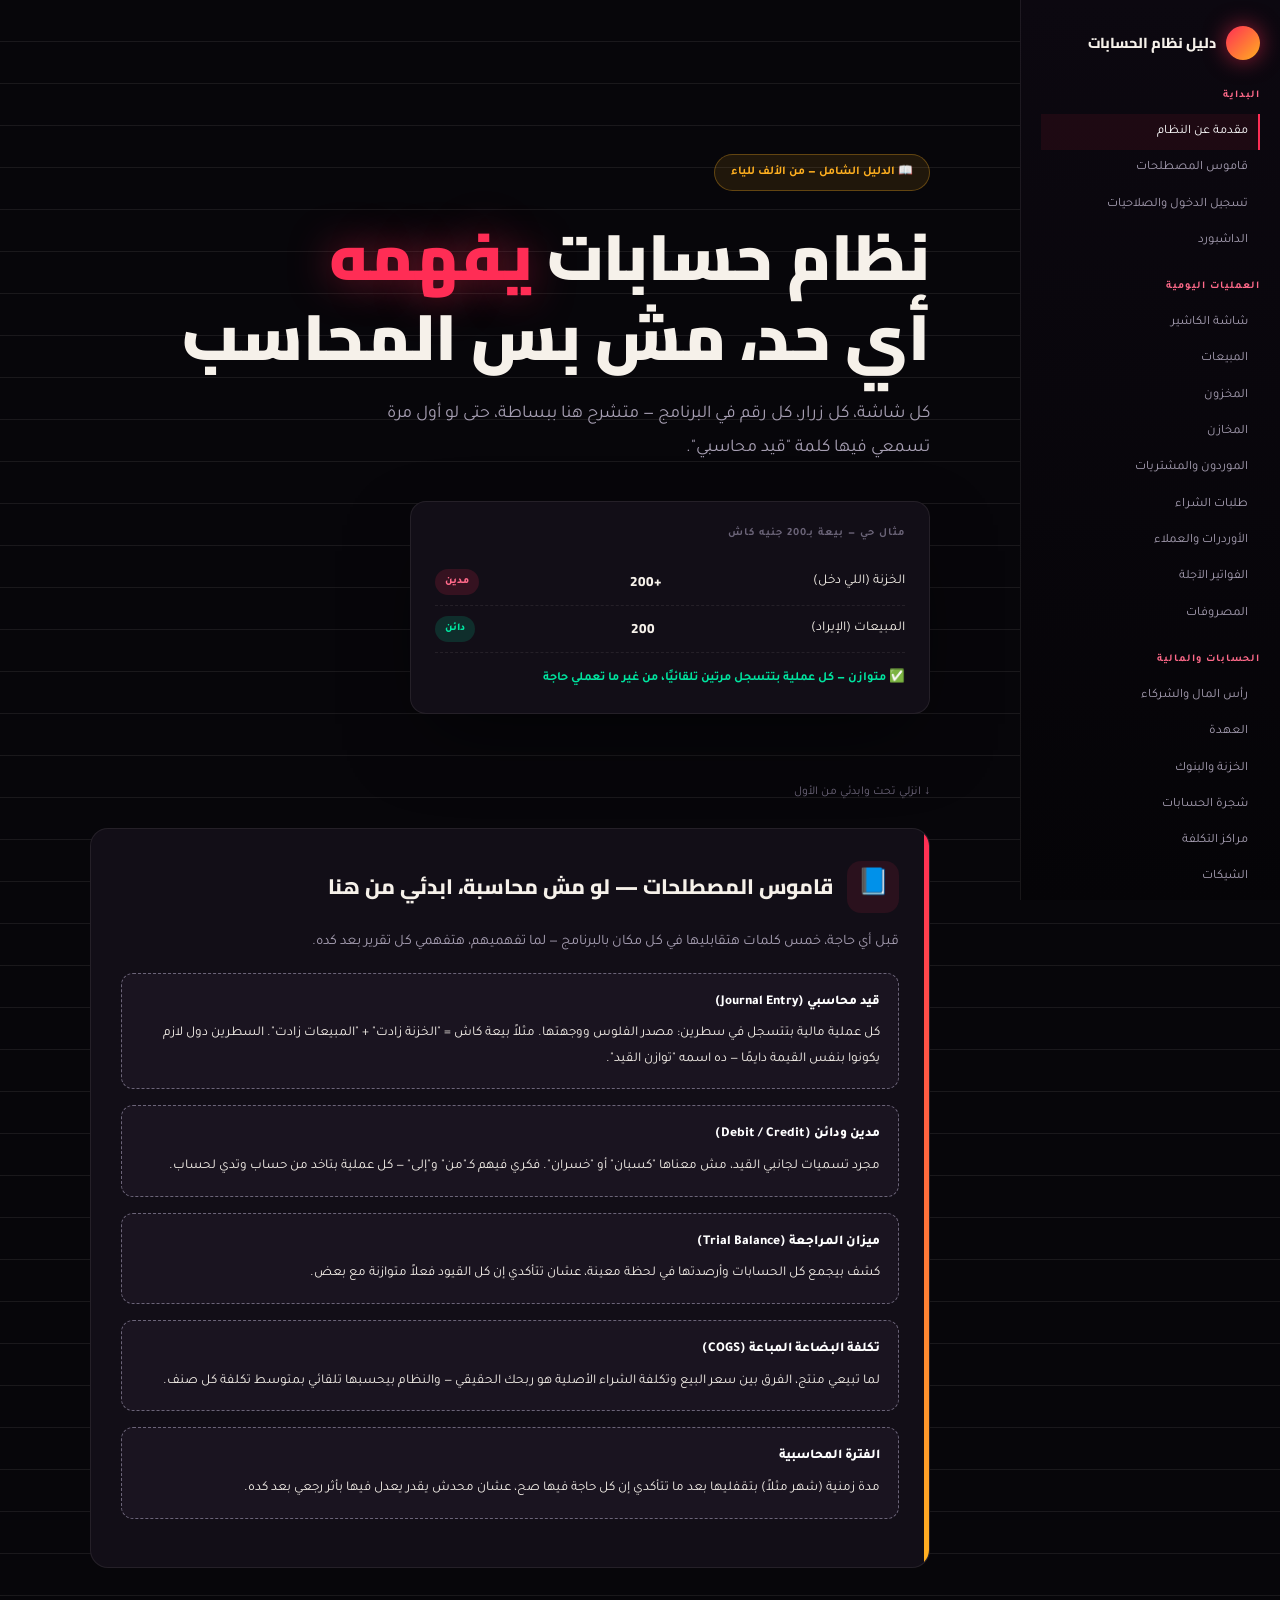
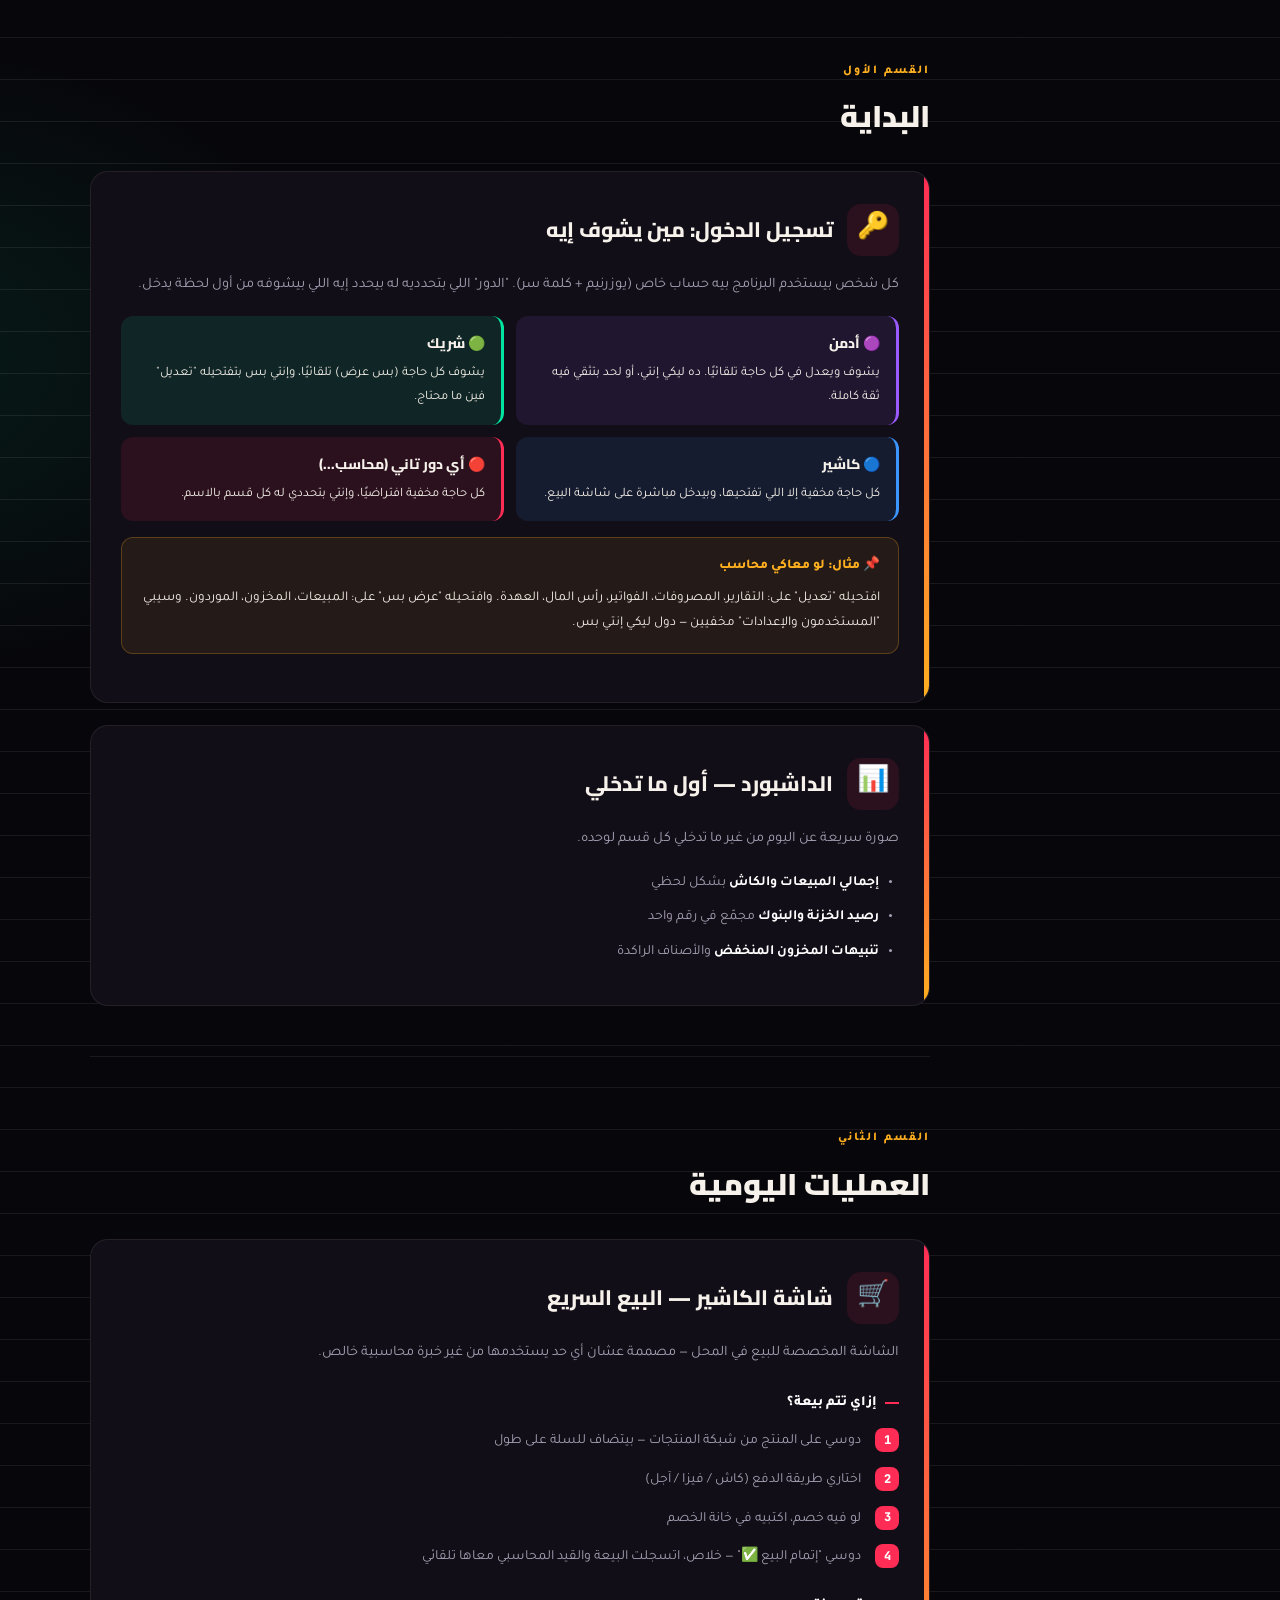
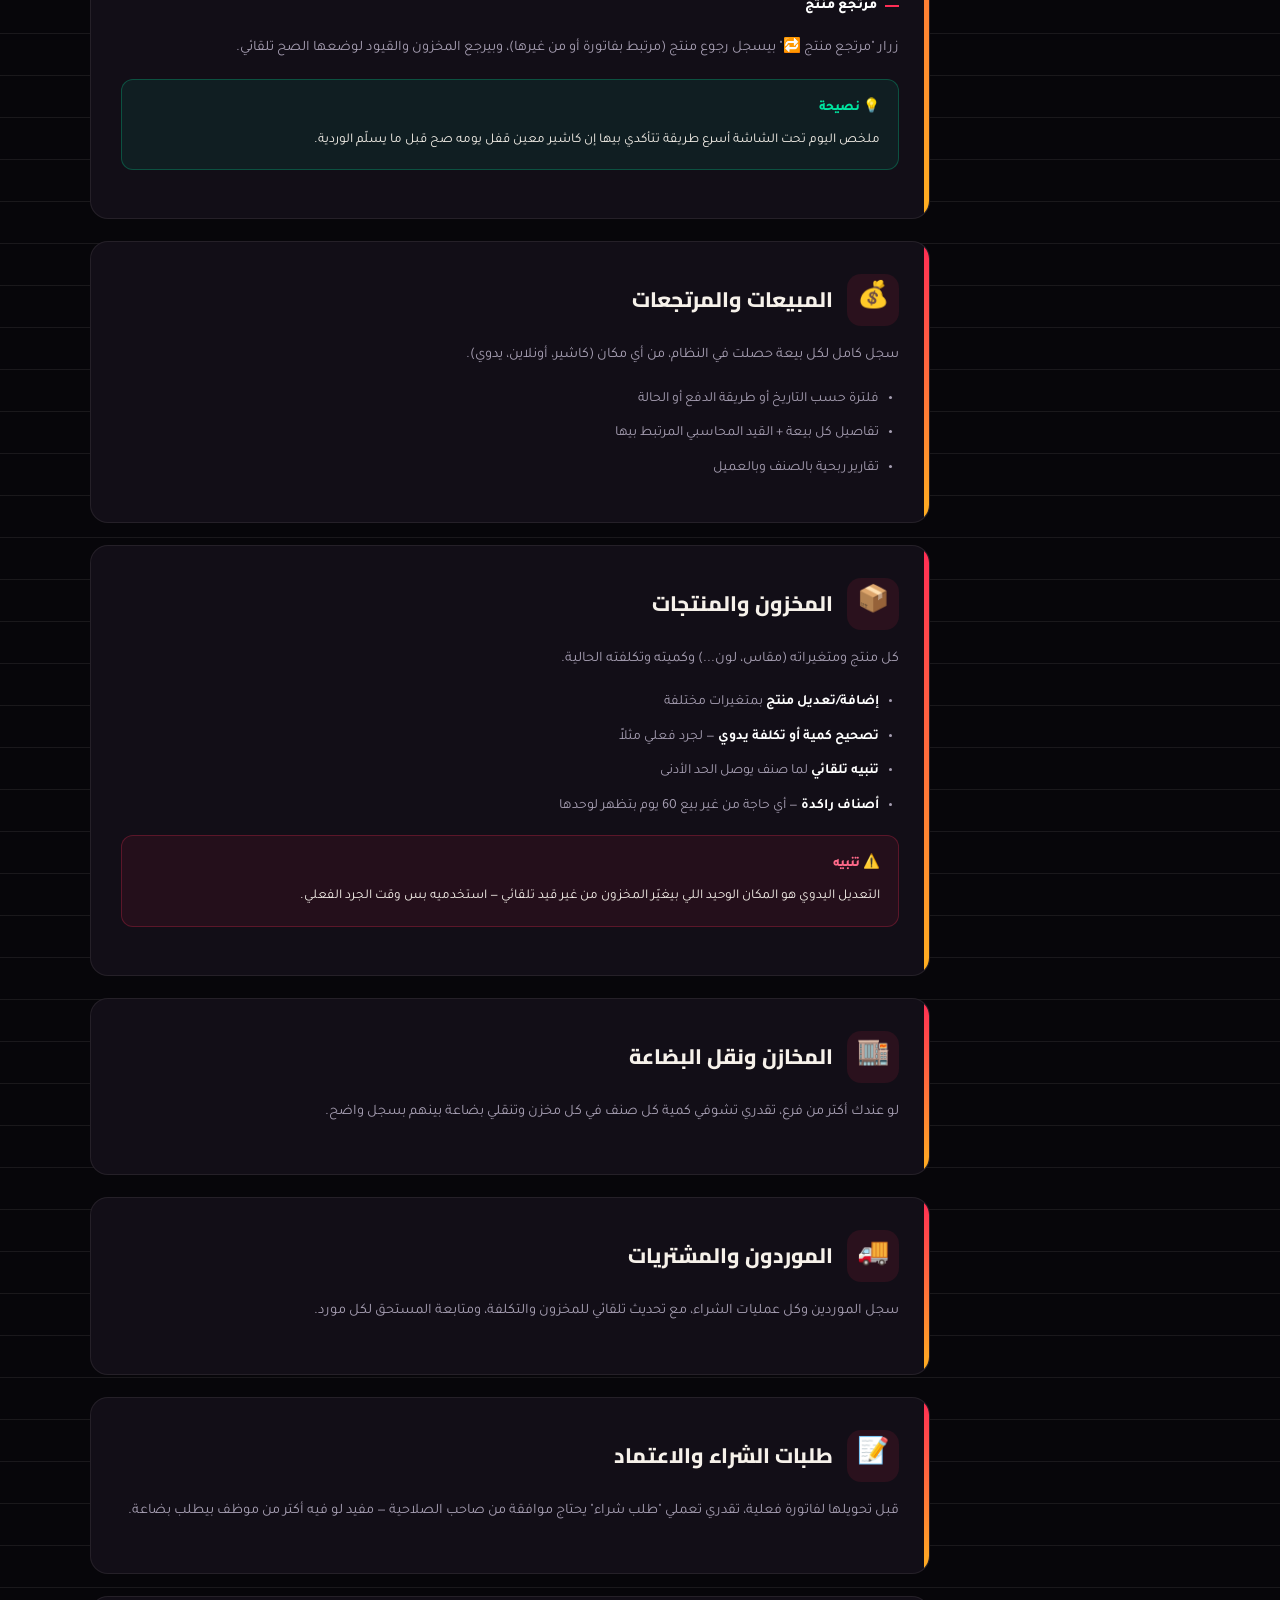
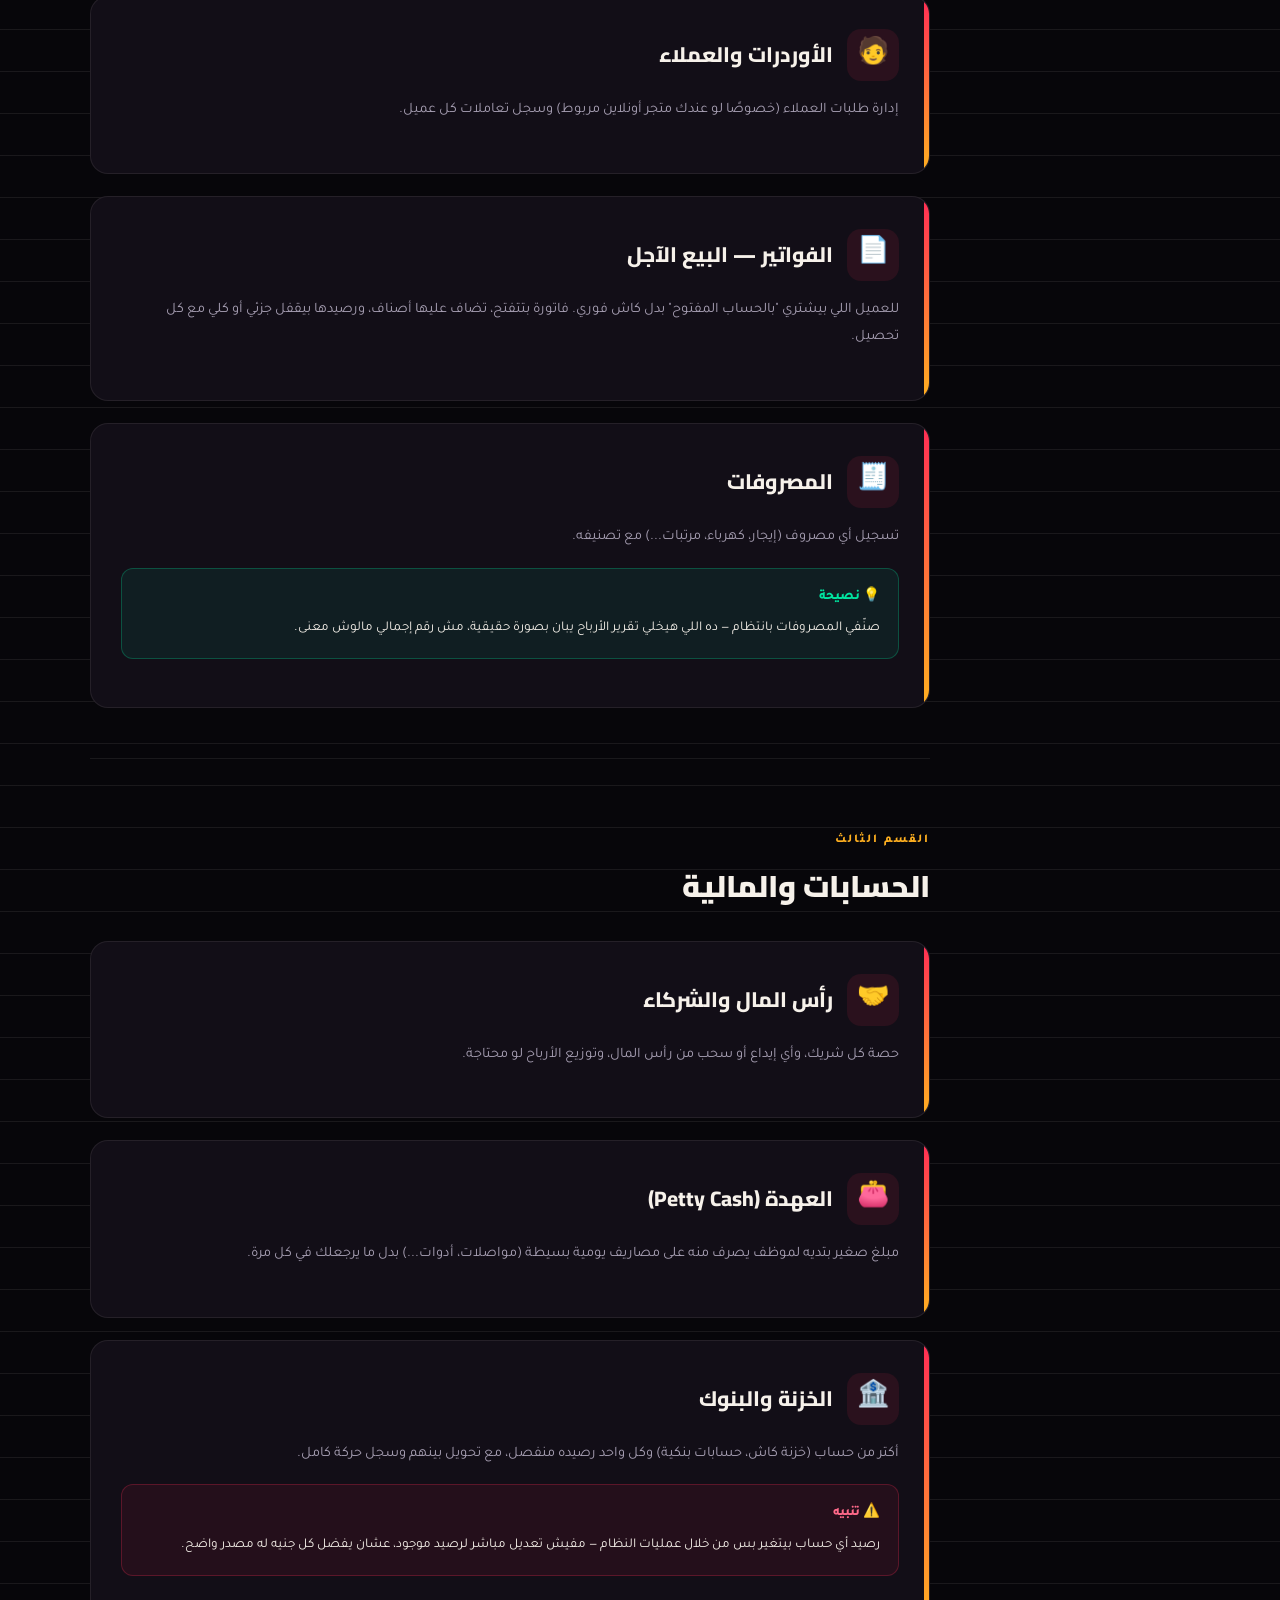
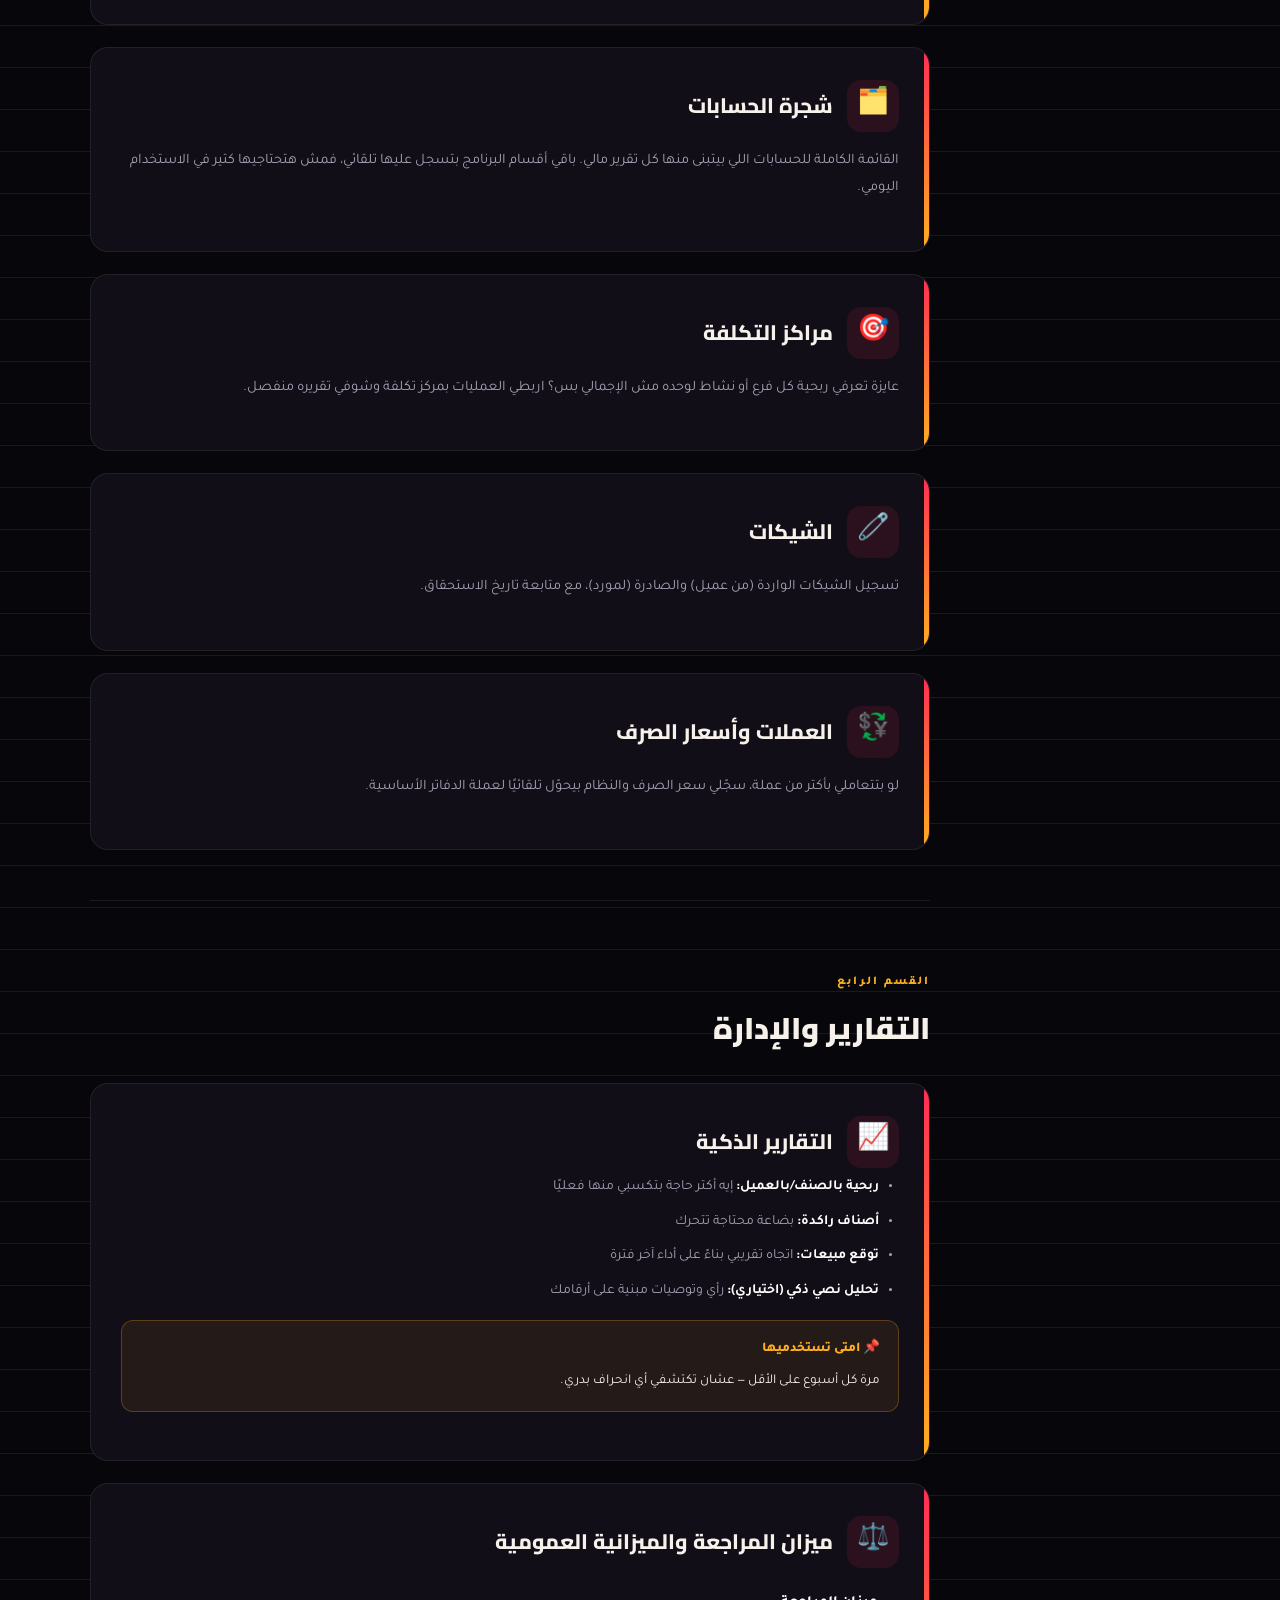
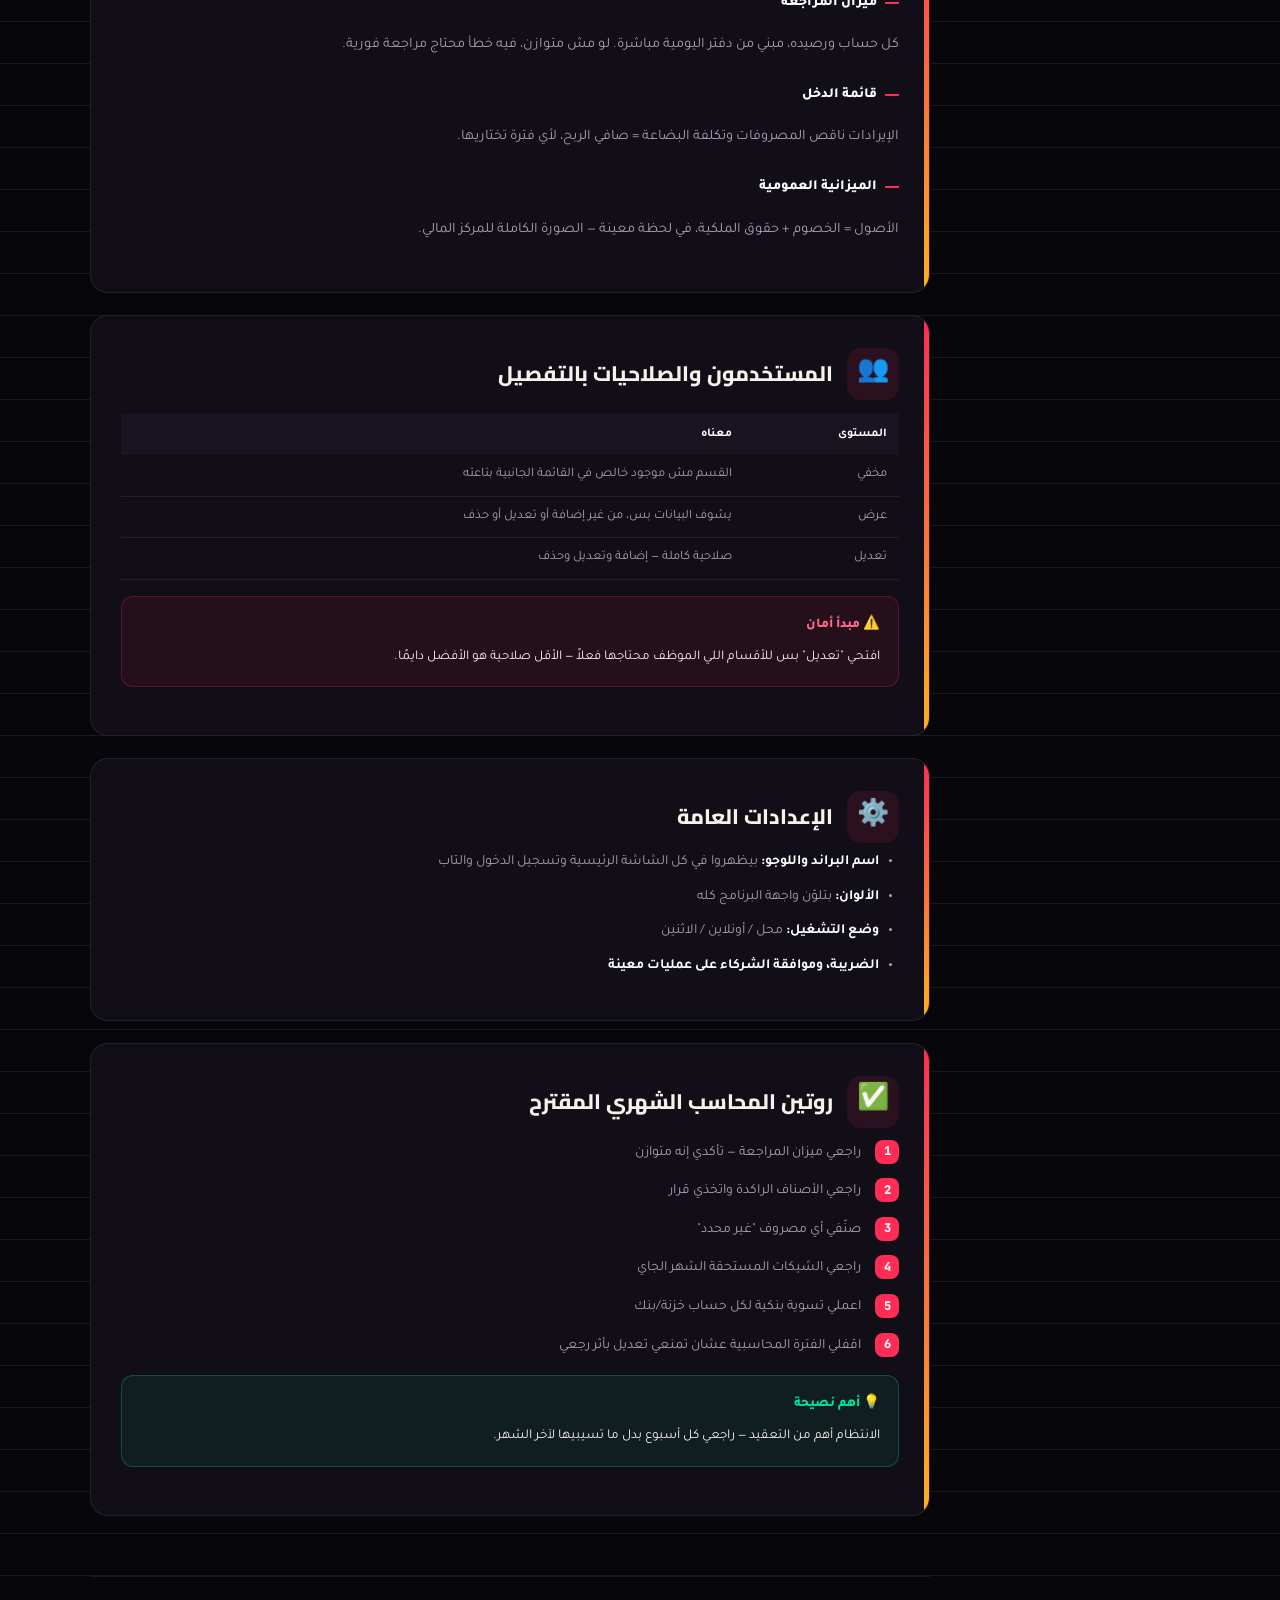
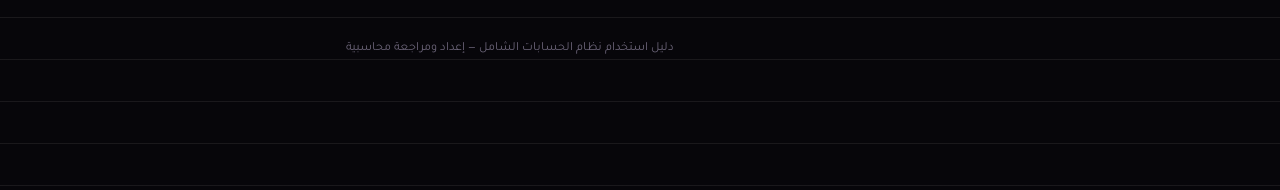
<file: docs/guide.html>
<!DOCTYPE html>
<html lang="ar" dir="rtl">
<head>
<meta charset="utf-8">
<meta name="viewport" content="width=device-width, initial-scale=1">
<title>دليل نظام الحسابات الشامل</title>
<style>
  @import url('https://fonts.googleapis.com/css2?family=Cairo:wght@400;600;700;800;900&family=Tajawal:wght@300;400;500;700&family=JetBrains+Mono:wght@500;700&display=swap');

  :root{
    --bg:#07060a; --bg2:#120a14; --panel:#120e17; --panel2:#1a1420;
    --ink:#f6f1ea; --ink-dim:#a79fb3; --ink-faint:#6b6478;
    --accent:#ff2d55; --accent-b:#ff6a8a; --gold:#ffb020; --mint:#00e5a0;
    --line: rgba(246,241,234,.08);
  }
  *{box-sizing:border-box; margin:0; padding:0;}
  html{scroll-behavior:smooth;}
  body{
    background:
      repeating-linear-gradient(180deg, transparent 0 41px, var(--line) 41px 42px),
      radial-gradient(1200px 700px at 85% -10%, rgba(255,45,85,.18), transparent 60%),
      radial-gradient(900px 600px at -10% 20%, rgba(0,229,160,.10), transparent 55%),
      var(--bg);
    color:var(--ink); font-family:'Tajawal',sans-serif; line-height:1.9; font-size:15.5px;
    padding-right: 260px;
  }
  h1,h2,h3,.disp{font-family:'Cairo',sans-serif;}
  .num{font-family:'JetBrains Mono',monospace;}
  a{color:inherit;}
  ::selection{background:var(--accent); color:#fff;}

  /* -------- الشريط الجانبي -------- */
  nav.rail{
    position:fixed; top:0; right:0; width:260px; height:100vh; overflow-y:auto;
    background:linear-gradient(180deg, #0c0810, #050407); border-left:1px solid var(--line);
    padding:26px 20px; z-index:50;
  }
  nav.rail .brand{display:flex; align-items:center; gap:10px; margin-bottom:26px;}
  nav.rail .brand .dot{width:34px; height:34px; border-radius:50%; background:linear-gradient(135deg,var(--accent),var(--gold)); flex-shrink:0; box-shadow:0 0 22px rgba(255,45,85,.6);}
  nav.rail .brand b{font-family:'Cairo'; font-weight:800; font-size:14.5px;}
  nav.rail .grp{font-size:10.5px; color:var(--accent-b); text-transform:uppercase; letter-spacing:1px; font-weight:700; margin:18px 0 8px;}
  nav.rail a.link{display:block; font-size:12.8px; color:var(--ink-dim); padding:6px 0; text-decoration:none; border-right:2px solid transparent; padding-right:10px; transition:.15s;}
  nav.rail a.link:hover, nav.rail a.link.active{color:#fff; border-color:var(--accent); background:rgba(255,45,85,.08);}

  @media (max-width: 900px){
    body{padding-right:0;}
    nav.rail{position:static; width:100%; height:auto; display:none;}
  }

  main{max-width:900px; margin:0 auto; padding:0 30px 100px;}

  /* -------- الهيرو -------- */
  .hero{min-height:92vh; display:flex; flex-direction:column; justify-content:center; position:relative; padding-top:40px;}
  .hero .eyebrow{display:inline-flex; align-items:center; gap:8px; font-size:12px; color:var(--gold); background:rgba(255,176,32,.1); border:1px solid rgba(255,176,32,.3); padding:6px 16px; border-radius:30px; width:fit-content; margin-bottom:26px; font-weight:700;}
  .hero h1{font-size:clamp(38px,6vw,64px); font-weight:900; line-height:1.25; margin-bottom:20px;}
  .hero h1 span{color:var(--accent); text-shadow:0 0 40px rgba(255,45,85,.5);}
  .hero p.lead{font-size:18px; color:var(--ink-dim); max-width:600px; margin-bottom:36px;}

  .ledger-demo{background:var(--panel); border:1px solid var(--line); border-radius:16px; padding:22px 24px; max-width:520px; box-shadow:0 30px 80px -20px rgba(0,0,0,.6);}
  .ledger-demo .t{font-size:11px; color:var(--ink-faint); text-transform:uppercase; letter-spacing:1px; margin-bottom:14px; font-weight:700;}
  .ledger-row{display:flex; justify-content:space-between; align-items:center; padding:10px 0; border-bottom:1px dashed var(--line); font-size:13.5px;}
  .ledger-row:last-child{border:none;}
  .ledger-row b{font-family:'Cairo'; font-weight:800;}
  .tag{font-size:10.5px; padding:3px 10px; border-radius:20px; font-weight:800;}
  .tag.debit{background:rgba(255,45,85,.15); color:var(--accent-b);}
  .tag.credit{background:rgba(0,229,160,.15); color:var(--mint);}
  .balance-check{display:flex; align-items:center; gap:8px; margin-top:14px; font-size:12.5px; color:var(--mint); font-weight:700;}

  .scroll-hint{position:absolute; bottom:24px; font-size:12px; color:var(--ink-faint);}

  /* -------- شارة الأقسام -------- */
  .cat-head{padding:70px 0 26px; border-top:1px solid var(--line); margin-top:50px;}
  .cat-head:first-of-type{border:none; margin-top:0;}
  .cat-head .k{font-size:12px; color:var(--gold); font-weight:800; letter-spacing:2px;}
  .cat-head h2{font-size:30px; font-weight:900; margin-top:6px;}

  section.card{background:var(--panel); border:1px solid var(--line); border-radius:18px; padding:32px 30px; margin-bottom:22px; scroll-margin-top:30px; position:relative; overflow:hidden;}
  section.card::before{content:""; position:absolute; top:0; right:0; width:5px; height:100%; background:linear-gradient(180deg,var(--accent),var(--gold));}
  .card-head{display:flex; align-items:center; gap:14px; margin-bottom:6px;}
  .card-head .ic{font-size:26px; width:52px; height:52px; border-radius:14px; background:rgba(255,45,85,.1); display:flex; align-items:center; justify-content:center; flex-shrink:0;}
  .card-head h3{font-size:21px; font-weight:800;}
  .card-num{font-size:11px; color:var(--ink-faint);}

  .lead-txt{color:var(--ink-dim); margin:16px 0; font-size:14.5px;}
  h4.sub{font-size:14px; font-weight:800; color:#fff; margin:22px 0 8px; display:flex; align-items:center; gap:8px;}
  h4.sub::before{content:""; width:14px; height:2px; background:var(--accent);}

  ul.list{padding-right:20px; margin-bottom:6px;}
  ul.list li{margin-bottom:8px; font-size:14px; color:var(--ink-dim);}
  ul.list li b{color:#fff;}

  ol.steps{counter-reset:s; padding:0; margin:12px 0;}
  ol.steps li{list-style:none; counter-increment:s; position:relative; padding-right:38px; margin-bottom:12px; font-size:14px; color:var(--ink-dim);}
  ol.steps li::before{content:counter(s); position:absolute; right:0; top:0; width:24px; height:24px; background:var(--accent); color:#fff; border-radius:8px; font-size:12px; font-weight:800; display:flex; align-items:center; justify-content:center; font-family:'JetBrains Mono';}

  .box{border-radius:12px; padding:16px 18px; margin:16px 0; font-size:13.5px;}
  .box.who{background:rgba(255,176,32,.08); border:1px solid rgba(255,176,32,.25);}
  .box.who .t{color:var(--gold); font-weight:800; margin-bottom:6px;}
  .box.tip{background:rgba(0,229,160,.08); border:1px solid rgba(0,229,160,.25);}
  .box.tip .t{color:var(--mint); font-weight:800; margin-bottom:6px;}
  .box.warn{background:rgba(255,45,85,.08); border:1px solid rgba(255,45,85,.25);}
  .box.warn .t{color:var(--accent-b); font-weight:800; margin-bottom:6px;}
  .box.term{background:var(--panel2); border:1px dashed var(--ink-faint);}
  .box.term .t{color:#fff; font-weight:800; margin-bottom:6px;}

  table.tbl{width:100%; border-collapse:collapse; margin:14px 0; font-size:13px;}
  table.tbl th{background:var(--panel2); padding:9px 12px; text-align:right; font-weight:700; color:#fff; font-size:12px;}
  table.tbl td{padding:8px 12px; border-bottom:1px solid var(--line); color:var(--ink-dim);}

  .roles-grid{display:grid; grid-template-columns:1fr 1fr; gap:12px; margin:14px 0;}
  .role{border-radius:12px; padding:14px 16px; font-size:13px;}
  .role .name{font-family:'Cairo'; font-weight:800; font-size:14px; margin-bottom:5px;}
  .role.r1{background:rgba(155,90,255,.1); border-right:3px solid #9b5aff;}
  .role.r2{background:rgba(0,229,160,.1); border-right:3px solid var(--mint);}
  .role.r3{background:rgba(60,150,255,.1); border-right:3px solid #3c96ff;}
  .role.r4{background:rgba(255,45,85,.1); border-right:3px solid var(--accent);}
  @media(max-width:640px){.roles-grid{grid-template-columns:1fr;}}

  footer{text-align:center; padding:60px 0 30px; color:var(--ink-faint); font-size:12.5px; border-top:1px solid var(--line); margin-top:60px;}
</style>
</head>
<body>

<nav class="rail" id="rail">
  <div class="brand"><div class="dot"></div><b>دليل نظام الحسابات</b></div>

  <div class="grp">البداية</div>
  <a class="link" href="#intro">مقدمة عن النظام</a>
  <a class="link" href="#glossary">قاموس المصطلحات</a>
  <a class="link" href="#roles">تسجيل الدخول والصلاحيات</a>
  <a class="link" href="#dashboard">الداشبورد</a>

  <div class="grp">العمليات اليومية</div>
  <a class="link" href="#pos">شاشة الكاشير</a>
  <a class="link" href="#sales">المبيعات</a>
  <a class="link" href="#inventory">المخزون</a>
  <a class="link" href="#warehouses">المخازن</a>
  <a class="link" href="#suppliers">الموردون والمشتريات</a>
  <a class="link" href="#po">طلبات الشراء</a>
  <a class="link" href="#orders">الأوردرات والعملاء</a>
  <a class="link" href="#invoices">الفواتير الآجلة</a>
  <a class="link" href="#expenses">المصروفات</a>

  <div class="grp">الحسابات والمالية</div>
  <a class="link" href="#capital">رأس المال والشركاء</a>
  <a class="link" href="#pettycash">العهدة</a>
  <a class="link" href="#treasury">الخزنة والبنوك</a>
  <a class="link" href="#accounts">شجرة الحسابات</a>
  <a class="link" href="#costcenters">مراكز التكلفة</a>
  <a class="link" href="#checks">الشيكات</a>
  <a class="link" href="#currency">العملات</a>

  <div class="grp">التقارير والإدارة</div>
  <a class="link" href="#reports">التقارير الذكية</a>
  <a class="link" href="#financials">الميزانية والمراجعة</a>
  <a class="link" href="#users">المستخدمون بالتفصيل</a>
  <a class="link" href="#settings">الإعدادات</a>
  <a class="link" href="#routine">روتين المحاسب الشهري</a>
</nav>

<main>

  <!-- ============ الهيرو ============ -->
  <section class="hero" id="intro">
    <div class="eyebrow">📖 الدليل الشامل — من الألف للياء</div>
    <h1>نظام حسابات <span>يفهمه</span><br>أي حد، مش بس المحاسب</h1>
    <p class="lead">كل شاشة، كل زرار، كل رقم في البرنامج — متشرح هنا ببساطة، حتى لو أول مرة تسمعي فيها كلمة "قيد محاسبي".</p>

    <div class="ledger-demo">
      <div class="t">مثال حي — بيعة بـ200 جنيه كاش</div>
      <div class="ledger-row"><span>الخزنة (اللي دخل)</span><b class="num">+200</b><span class="tag debit">مدين</span></div>
      <div class="ledger-row"><span>المبيعات (الإيراد)</span><b class="num">200</b><span class="tag credit">دائن</span></div>
      <div class="balance-check">✅ متوازن — كل عملية بتتسجل مرتين تلقائيًا، من غير ما تعملي حاجة</div>
    </div>
    <div class="scroll-hint">↓ انزلي تحت وابدئي من الأول</div>
  </section>

  <!-- ============ قاموس المصطلحات ============ -->
  <section class="card" id="glossary">
    <div class="card-head"><div class="ic">📘</div><h3>قاموس المصطلحات — لو مش محاسبة، ابدئي من هنا</h3></div>
    <p class="lead-txt">قبل أي حاجة، خمس كلمات هتقابليها في كل مكان بالبرنامج — لما تفهميهم، هتفهمي كل تقرير بعد كده.</p>
    <div class="box term"><div class="t">قيد محاسبي (Journal Entry)</div>كل عملية مالية بتتسجل في سطرين: مصدر الفلوس ووجهتها. مثلاً بيعة كاش = "الخزنة زادت" + "المبيعات زادت". السطرين دول لازم يكونوا بنفس القيمة دايمًا — ده اسمه "توازن القيد".</div>
    <div class="box term"><div class="t">مدين ودائن (Debit / Credit)</div>مجرد تسميات لجانبي القيد، مش معناها "كسبان" أو "خسران". فكري فيهم كـ"من" و"إلى" — كل عملية بتاخد من حساب وتدي لحساب.</div>
    <div class="box term"><div class="t">ميزان المراجعة (Trial Balance)</div>كشف بيجمع كل الحسابات وأرصدتها في لحظة معينة، عشان تتأكدي إن كل القيود فعلاً متوازنة مع بعض.</div>
    <div class="box term"><div class="t">تكلفة البضاعة المباعة (COGS)</div>لما تبيعي منتج، الفرق بين سعر البيع وتكلفة الشراء الأصلية هو ربحك الحقيقي — والنظام بيحسبها تلقائي بمتوسط تكلفة كل صنف.</div>
    <div class="box term"><div class="t">الفترة المحاسبية</div>مدة زمنية (شهر مثلاً) بتقفليها بعد ما تتأكدي إن كل حاجة فيها صح، عشان محدش يقدر يعدل فيها بأثر رجعي بعد كده.</div>
  </section>

  <!-- ============ البداية ============ -->
  <div class="cat-head"><div class="k">القسم الأول</div><h2>البداية</h2></div>

  <section class="card" id="roles-intro">
    <div class="card-head"><div class="ic">🔑</div><h3>تسجيل الدخول: مين يشوف إيه</h3></div>
    <p class="lead-txt">كل شخص بيستخدم البرنامج بيه حساب خاص (يوزرنيم + كلمة سر). "الدور" اللي بتحدديه له بيحدد إيه اللي بيشوفه من أول لحظة يدخل.</p>
    <div class="roles-grid" id="roles">
      <div class="role r1"><div class="name">🟣 أدمن</div>يشوف ويعدل في كل حاجة تلقائيًا. ده ليكي إنتي، أو لحد بتثقي فيه ثقة كاملة.</div>
      <div class="role r2"><div class="name">🟢 شريك</div>يشوف كل حاجة (بس عرض) تلقائيًا، وإنتي بس بتفتحيله "تعديل" فين ما محتاج.</div>
      <div class="role r3"><div class="name">🔵 كاشير</div>كل حاجة مخفية إلا اللي تفتحيها، وبيدخل مباشرة على شاشة البيع.</div>
      <div class="role r4"><div class="name">🔴 أي دور تاني (محاسب...)</div>كل حاجة مخفية افتراضيًا، وإنتي بتحددي له كل قسم بالاسم.</div>
    </div>
    <div class="box who"><div class="t">📌 مثال: لو معاكي محاسب</div>افتحيله "تعديل" على: التقارير، المصروفات، الفواتير، رأس المال، العهدة. وافتحيله "عرض بس" على: المبيعات، المخزون، الموردون. وسيبي "المستخدمون والإعدادات" مخفيين — دول ليكي إنتي بس.</div>
  </section>

  <section class="card" id="dashboard">
    <div class="card-head"><div class="ic">📊</div><h3>الداشبورد — أول ما تدخلي</h3></div>
    <p class="lead-txt">صورة سريعة عن اليوم من غير ما تدخلي كل قسم لوحده.</p>
    <ul class="list">
      <li><b>إجمالي المبيعات والكاش</b> بشكل لحظي</li>
      <li><b>رصيد الخزنة والبنوك</b> مجمّع في رقم واحد</li>
      <li><b>تنبيهات المخزون المنخفض</b> والأصناف الراكدة</li>
    </ul>
  </section>

  <!-- ============ العمليات اليومية ============ -->
  <div class="cat-head"><div class="k">القسم الثاني</div><h2>العمليات اليومية</h2></div>

  <section class="card" id="pos">
    <div class="card-head"><div class="ic">🛒</div><h3>شاشة الكاشير — البيع السريع</h3></div>
    <p class="lead-txt">الشاشة المخصصة للبيع في المحل — مصممة عشان أي حد يستخدمها من غير خبرة محاسبية خالص.</p>
    <h4 class="sub">إزاي تتم بيعة؟</h4>
    <ol class="steps">
      <li>دوسي على المنتج من شبكة المنتجات — بيتضاف للسلة على طول</li>
      <li>اختاري طريقة الدفع (كاش / فيزا / آجل)</li>
      <li>لو فيه خصم، اكتبيه في خانة الخصم</li>
      <li>دوسي "إتمام البيع ✅" — خلاص، اتسجلت البيعة والقيد المحاسبي معاها تلقائي</li>
    </ol>
    <h4 class="sub">مرتجع منتج</h4>
    <p class="lead-txt">زرار "مرتجع منتج 🔁" بيسجل رجوع منتج (مرتبط بفاتورة أو من غيرها)، وبيرجع المخزون والقيود لوضعها الصح تلقائي.</p>
    <div class="box tip"><div class="t">💡 نصيحة</div>ملخص اليوم تحت الشاشة أسرع طريقة تتأكدي بيها إن كاشير معين قفل يومه صح قبل ما يسلّم الوردية.</div>
  </section>

  <section class="card" id="sales">
    <div class="card-head"><div class="ic">💰</div><h3>المبيعات والمرتجعات</h3></div>
    <p class="lead-txt">سجل كامل لكل بيعة حصلت في النظام، من أي مكان (كاشير، أونلاين، يدوي).</p>
    <ul class="list">
      <li>فلترة حسب التاريخ أو طريقة الدفع أو الحالة</li>
      <li>تفاصيل كل بيعة + القيد المحاسبي المرتبط بيها</li>
      <li>تقارير ربحية بالصنف وبالعميل</li>
    </ul>
  </section>

  <section class="card" id="inventory">
    <div class="card-head"><div class="ic">📦</div><h3>المخزون والمنتجات</h3></div>
    <p class="lead-txt">كل منتج ومتغيراته (مقاس، لون...) وكميته وتكلفته الحالية.</p>
    <ul class="list">
      <li><b>إضافة/تعديل منتج</b> بمتغيرات مختلفة</li>
      <li><b>تصحيح كمية أو تكلفة يدوي</b> — لجرد فعلي مثلاً</li>
      <li><b>تنبيه تلقائي</b> لما صنف يوصل الحد الأدنى</li>
      <li><b>أصناف راكدة</b> — أي حاجة من غير بيع 60 يوم بتظهر لوحدها</li>
    </ul>
    <div class="box warn"><div class="t">⚠️ تنبيه</div>التعديل اليدوي هو المكان الوحيد اللي بيغيّر المخزون من غير قيد تلقائي — استخدميه بس وقت الجرد الفعلي.</div>
  </section>

  <section class="card" id="warehouses">
    <div class="card-head"><div class="ic">🏬</div><h3>المخازن ونقل البضاعة</h3></div>
    <p class="lead-txt">لو عندك أكتر من فرع، تقدري تشوفي كمية كل صنف في كل مخزن وتنقلي بضاعة بينهم بسجل واضح.</p>
  </section>

  <section class="card" id="suppliers">
    <div class="card-head"><div class="ic">🚚</div><h3>الموردون والمشتريات</h3></div>
    <p class="lead-txt">سجل الموردين وكل عمليات الشراء، مع تحديث تلقائي للمخزون والتكلفة، ومتابعة المستحق لكل مورد.</p>
  </section>

  <section class="card" id="po">
    <div class="card-head"><div class="ic">📝</div><h3>طلبات الشراء والاعتماد</h3></div>
    <p class="lead-txt">قبل تحويلها لفاتورة فعلية، تقدري تعملي "طلب شراء" يحتاج موافقة من صاحب الصلاحية — مفيد لو فيه أكتر من موظف بيطلب بضاعة.</p>
  </section>

  <section class="card" id="orders">
    <div class="card-head"><div class="ic">🧑</div><h3>الأوردرات والعملاء</h3></div>
    <p class="lead-txt">إدارة طلبات العملاء (خصوصًا لو عندك متجر أونلاين مربوط) وسجل تعاملات كل عميل.</p>
  </section>

  <section class="card" id="invoices">
    <div class="card-head"><div class="ic">📄</div><h3>الفواتير — البيع الآجل</h3></div>
    <p class="lead-txt">للعميل اللي بيشتري "بالحساب المفتوح" بدل كاش فوري. فاتورة بتتفتح، تضاف عليها أصناف، ورصيدها بيقفل جزئي أو كلي مع كل تحصيل.</p>
  </section>

  <section class="card" id="expenses">
    <div class="card-head"><div class="ic">🧾</div><h3>المصروفات</h3></div>
    <p class="lead-txt">تسجيل أي مصروف (إيجار، كهرباء، مرتبات...) مع تصنيفه.</p>
    <div class="box tip"><div class="t">💡 نصيحة</div>صنّفي المصروفات بانتظام — ده اللي هيخلي تقرير الأرباح يبان بصورة حقيقية، مش رقم إجمالي مالوش معنى.</div>
  </section>

  <!-- ============ الحسابات والمالية ============ -->
  <div class="cat-head"><div class="k">القسم الثالث</div><h2>الحسابات والمالية</h2></div>

  <section class="card" id="capital">
    <div class="card-head"><div class="ic">🤝</div><h3>رأس المال والشركاء</h3></div>
    <p class="lead-txt">حصة كل شريك، وأي إيداع أو سحب من رأس المال، وتوزيع الأرباح لو محتاجة.</p>
  </section>

  <section class="card" id="pettycash">
    <div class="card-head"><div class="ic">👛</div><h3>العهدة (Petty Cash)</h3></div>
    <p class="lead-txt">مبلغ صغير بتديه لموظف يصرف منه على مصاريف يومية بسيطة (مواصلات، أدوات...) بدل ما يرجعلك في كل مرة.</p>
  </section>

  <section class="card" id="treasury">
    <div class="card-head"><div class="ic">🏦</div><h3>الخزنة والبنوك</h3></div>
    <p class="lead-txt">أكتر من حساب (خزنة كاش، حسابات بنكية) وكل واحد رصيده منفصل، مع تحويل بينهم وسجل حركة كامل.</p>
    <div class="box warn"><div class="t">⚠️ تنبيه</div>رصيد أي حساب بيتغير بس من خلال عمليات النظام — مفيش تعديل مباشر لرصيد موجود، عشان يفضل كل جنيه له مصدر واضح.</div>
  </section>

  <section class="card" id="accounts">
    <div class="card-head"><div class="ic">🗂️</div><h3>شجرة الحسابات</h3></div>
    <p class="lead-txt">القائمة الكاملة للحسابات اللي بيتبنى منها كل تقرير مالي. باقي أقسام البرنامج بتسجل عليها تلقائي، فمش هتحتاجيها كتير في الاستخدام اليومي.</p>
  </section>

  <section class="card" id="costcenters">
    <div class="card-head"><div class="ic">🎯</div><h3>مراكز التكلفة</h3></div>
    <p class="lead-txt">عايزة تعرفي ربحية كل فرع أو نشاط لوحده مش الإجمالي بس؟ اربطي العمليات بمركز تكلفة وشوفي تقريره منفصل.</p>
  </section>

  <section class="card" id="checks">
    <div class="card-head"><div class="ic">🧷</div><h3>الشيكات</h3></div>
    <p class="lead-txt">تسجيل الشيكات الواردة (من عميل) والصادرة (لمورد)، مع متابعة تاريخ الاستحقاق.</p>
  </section>

  <section class="card" id="currency">
    <div class="card-head"><div class="ic">💱</div><h3>العملات وأسعار الصرف</h3></div>
    <p class="lead-txt">لو بتتعاملي بأكتر من عملة، سجّلي سعر الصرف والنظام بيحوّل تلقائيًا لعملة الدفاتر الأساسية.</p>
  </section>

  <!-- ============ التقارير والإدارة ============ -->
  <div class="cat-head"><div class="k">القسم الرابع</div><h2>التقارير والإدارة</h2></div>

  <section class="card" id="reports">
    <div class="card-head"><div class="ic">📈</div><h3>التقارير الذكية</h3></div>
    <ul class="list">
      <li><b>ربحية بالصنف/بالعميل:</b> إيه أكتر حاجة بتكسبي منها فعليًا</li>
      <li><b>أصناف راكدة:</b> بضاعة محتاجة تتحرك</li>
      <li><b>توقع مبيعات:</b> اتجاه تقريبي بناءً على أداء آخر فترة</li>
      <li><b>تحليل نصي ذكي (اختياري):</b> رأي وتوصيات مبنية على أرقامك</li>
    </ul>
    <div class="box who"><div class="t">📌 امتى تستخدميها</div>مرة كل أسبوع على الأقل — عشان تكتشفي أي انحراف بدري.</div>
  </section>

  <section class="card" id="financials">
    <div class="card-head"><div class="ic">⚖️</div><h3>ميزان المراجعة والميزانية العمومية</h3></div>
    <h4 class="sub">ميزان المراجعة</h4>
    <p class="lead-txt">كل حساب ورصيده، مبني من دفتر اليومية مباشرة. لو مش متوازن، فيه خطأ محتاج مراجعة فورية.</p>
    <h4 class="sub">قائمة الدخل</h4>
    <p class="lead-txt">الإيرادات ناقص المصروفات وتكلفة البضاعة = صافي الربح، لأي فترة تختاريها.</p>
    <h4 class="sub">الميزانية العمومية</h4>
    <p class="lead-txt">الأصول = الخصوم + حقوق الملكية، في لحظة معينة — الصورة الكاملة للمركز المالي.</p>
  </section>

  <section class="card" id="users">
    <div class="card-head"><div class="ic">👥</div><h3>المستخدمون والصلاحيات بالتفصيل</h3></div>
    <table class="tbl">
      <tr><th>المستوى</th><th>معناه</th></tr>
      <tr><td>مخفي</td><td>القسم مش موجود خالص في القائمة الجانبية بتاعته</td></tr>
      <tr><td>عرض</td><td>يشوف البيانات بس، من غير إضافة أو تعديل أو حذف</td></tr>
      <tr><td>تعديل</td><td>صلاحية كاملة — إضافة وتعديل وحذف</td></tr>
    </table>
    <div class="box warn"><div class="t">⚠️ مبدأ أمان</div>افتحي "تعديل" بس للأقسام اللي الموظف محتاجها فعلاً — الأقل صلاحية هو الأفضل دايمًا.</div>
  </section>

  <section class="card" id="settings">
    <div class="card-head"><div class="ic">⚙️</div><h3>الإعدادات العامة</h3></div>
    <ul class="list">
      <li><b>اسم البراند واللوجو:</b> بيظهروا في كل الشاشة الرئيسية وتسجيل الدخول والتاب</li>
      <li><b>الألوان:</b> بتلوّن واجهة البرنامج كله</li>
      <li><b>وضع التشغيل:</b> محل / أونلاين / الاثنين</li>
      <li><b>الضريبة، وموافقة الشركاء على عمليات معينة</b></li>
    </ul>
  </section>

  <section class="card" id="routine">
    <div class="card-head"><div class="ic">✅</div><h3>روتين المحاسب الشهري المقترح</h3></div>
    <ol class="steps">
      <li>راجعي ميزان المراجعة — تأكدي إنه متوازن</li>
      <li>راجعي الأصناف الراكدة واتخذي قرار</li>
      <li>صنّفي أي مصروف "غير محدد"</li>
      <li>راجعي الشيكات المستحقة الشهر الجاي</li>
      <li>اعملي تسوية بنكية لكل حساب خزنة/بنك</li>
      <li>اقفلي الفترة المحاسبية عشان تمنعي تعديل بأثر رجعي</li>
    </ol>
    <div class="box tip"><div class="t">💡 أهم نصيحة</div>الانتظام أهم من التعقيد — راجعي كل أسبوع بدل ما تسيبيها لآخر الشهر.</div>
  </section>

  <footer>دليل استخدام نظام الحسابات الشامل — إعداد ومراجعة محاسبية</footer>
</main>

<script>
  const links = document.querySelectorAll('nav.rail a.link');
  const sections = Array.from(links).map(l => document.querySelector(l.getAttribute('href'))).filter(Boolean);
  const io = new IntersectionObserver((entries) => {
    entries.forEach(e => {
      if (e.isIntersecting) {
        const id = '#' + e.target.id;
        links.forEach(l => l.classList.toggle('active', l.getAttribute('href') === id));
      }
    });
  }, { rootMargin: '-40% 0px -55% 0px' });
  sections.forEach(s => io.observe(s));
</script>
</body>
</html>
</file>
